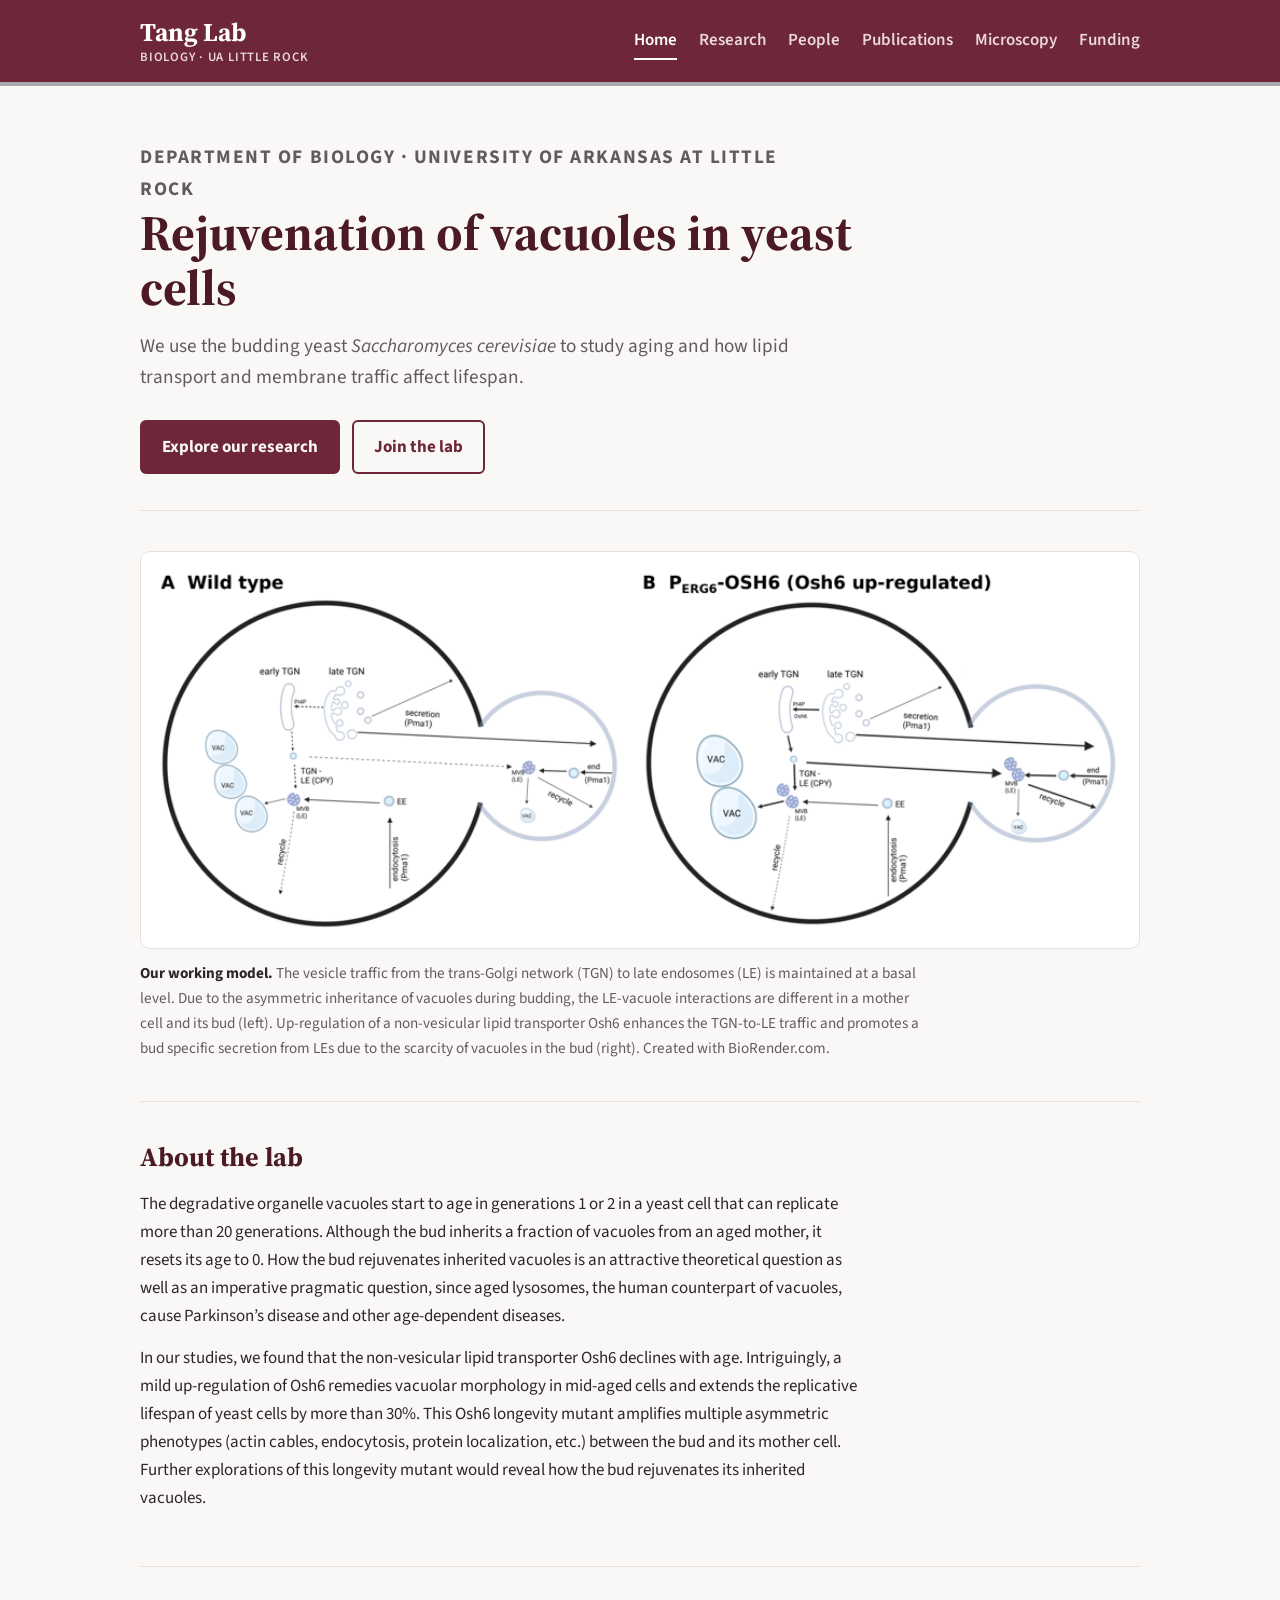
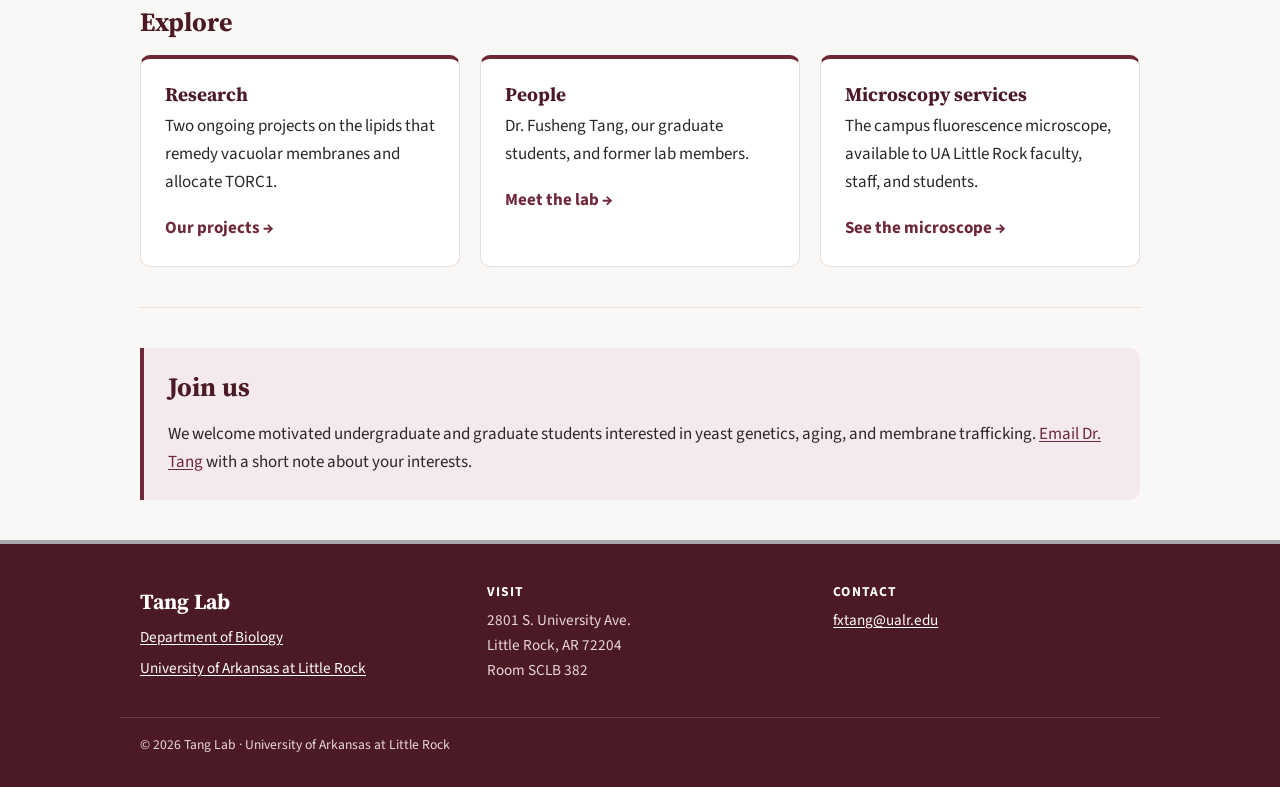
<file: index.html>
<!doctype html>
<html lang="en">
<head>
  <meta charset="utf-8">
  <meta name="viewport" content="width=device-width, initial-scale=1">
  <title>Tang Lab · UA Little Rock</title>
  <meta name="description" content="The Tang Lab uses budding yeast to study aging and how lipid transport and membrane traffic affect lifespan.">
  <link rel="icon" href="favicon.svg" type="image/svg+xml">
  <link rel="preconnect" href="https://fonts.googleapis.com">
  <link rel="preconnect" href="https://fonts.gstatic.com" crossorigin>
  <link rel="stylesheet" href="https://fonts.googleapis.com/css2?family=Source+Sans+3:wght@400;600;700&family=Source+Serif+4:opsz,wght@8..60,600;8..60,700&display=swap">
  <link rel="stylesheet" href="style.css">
</head>
<body>
  <a class="skip-link" href="#main">Skip to content</a>
  <header class="site-header">
    <div class="container">
      <a class="site-name" href="index.html">Tang Lab<span>Biology · UA Little Rock</span></a>
      <nav aria-label="Main">
        <a href="index.html" aria-current="page">Home</a>
        <a href="research.html">Research</a>
        <a href="people.html">People</a>
        <a href="publications.html">Publications</a>
        <a href="microscopy.html">Microscopy</a>
        <a href="funding.html">Funding</a>
      </nav>
    </div>
  </header>

  <main id="main" class="container">

    <div class="page-intro">
      <p class="eyebrow">Department of Biology · University of Arkansas at Little Rock</p>
      <h1>Rejuvenation of vacuoles in yeast cells</h1>
      <p>We use the budding yeast <em>Saccharomyces cerevisiae</em> to study aging and how lipid transport and membrane traffic affect lifespan.</p>
      <div class="button-row">
        <a class="button" href="research.html">Explore our research</a>
        <a class="button secondary" href="#join">Join the lab</a>
      </div>
    </div>

    <section>
      <figure class="figure">
        <img src="images/working-model.png" width="900" height="341" alt="Diagram comparing membrane traffic in a wild-type yeast cell (A) and an Osh6 up-regulated cell (B). In B, thicker arrows show more traffic from the trans-Golgi network to late endosomes, larger vacuoles in the mother cell, and more recycling to the plasma membrane in the bud.">
        <figcaption><strong>Our working model.</strong> The vesicle traffic from the trans-Golgi network (TGN) to late endosomes (LE) is maintained at a basal level. Due to the asymmetric inheritance of vacuoles during budding, the LE-vacuole interactions are different in a mother cell and its bud (left). Up-regulation of a non-vesicular lipid transporter Osh6 enhances the TGN-to-LE traffic and promotes a bud specific secretion from LEs due to the scarcity of vacuoles in the bud (right). Created with BioRender.com.</figcaption>
      </figure>
    </section>

    <section>
      <h2>About the lab</h2>
      <div class="section-lead">
        <p>The degradative organelle vacuoles start to age in generations 1 or 2 in a yeast cell that can replicate more than 20 generations. Although the bud inherits a fraction of vacuoles from an aged mother, it resets its age to 0. How the bud rejuvenates inherited vacuoles is an attractive theoretical question as well as an imperative pragmatic question, since aged lysosomes, the human counterpart of vacuoles, cause Parkinson’s disease and other age-dependent diseases.</p>
        <p>In our studies, we found that the non-vesicular lipid transporter Osh6 declines with age. Intriguingly, a mild up-regulation of Osh6 remedies vacuolar morphology in mid-aged cells and extends the replicative lifespan of yeast cells by more than 30%. This Osh6 longevity mutant amplifies multiple asymmetric phenotypes (actin cables, endocytosis, protein localization, etc.) between the bud and its mother cell. Further explorations of this longevity mutant would reveal how the bud rejuvenates its inherited vacuoles.</p>
      </div>
    </section>

    <section>
      <h2>Explore</h2>
      <div class="grid">
        <a class="card" href="research.html">
          <h3>Research</h3>
          <p>Two ongoing projects on the lipids that remedy vacuolar membranes and allocate TORC1.</p>
          <span class="card-more">Our projects →</span>
        </a>
        <a class="card" href="people.html">
          <h3>People</h3>
          <p>Dr. Fusheng Tang, our graduate students, and former lab members.</p>
          <span class="card-more">Meet the lab →</span>
        </a>
        <a class="card" href="microscopy.html">
          <h3>Microscopy services</h3>
          <p>The campus fluorescence microscope, available to UA Little Rock faculty, staff, and students.</p>
          <span class="card-more">See the microscope →</span>
        </a>
      </div>
    </section>

    <section id="join">
      <div class="callout">
        <h2>Join us</h2>
        <p>We welcome motivated undergraduate and graduate students interested in yeast genetics, aging, and membrane trafficking. <a href="mailto:fxtang@ualr.edu">Email Dr. Tang</a> with a short note about your interests.</p>
      </div>
    </section>
  </main>

  <footer class="site-footer" id="contact">
    <div class="container footer-grid">
      <div>
        <p class="footer-name">Tang Lab</p>
        <p><a href="https://ualr.edu/biology/">Department of Biology</a></p>
        <p><a href="https://ualr.edu/">University of Arkansas at Little Rock</a></p>
      </div>
      <div>
        <h2 class="footer-heading">Visit</h2>
        <p>2801 S. University Ave.<br>Little Rock, AR 72204<br>Room SCLB 382</p>
      </div>
      <div>
        <h2 class="footer-heading">Contact</h2>
        <p><a href="mailto:fxtang@ualr.edu">fxtang@ualr.edu</a></p>
      </div>
    </div>
    <div class="container footer-bottom">
      <p>&copy; 2026 Tang Lab · University of Arkansas at Little Rock</p>
    </div>
  </footer>
</body>
</html>
</file>
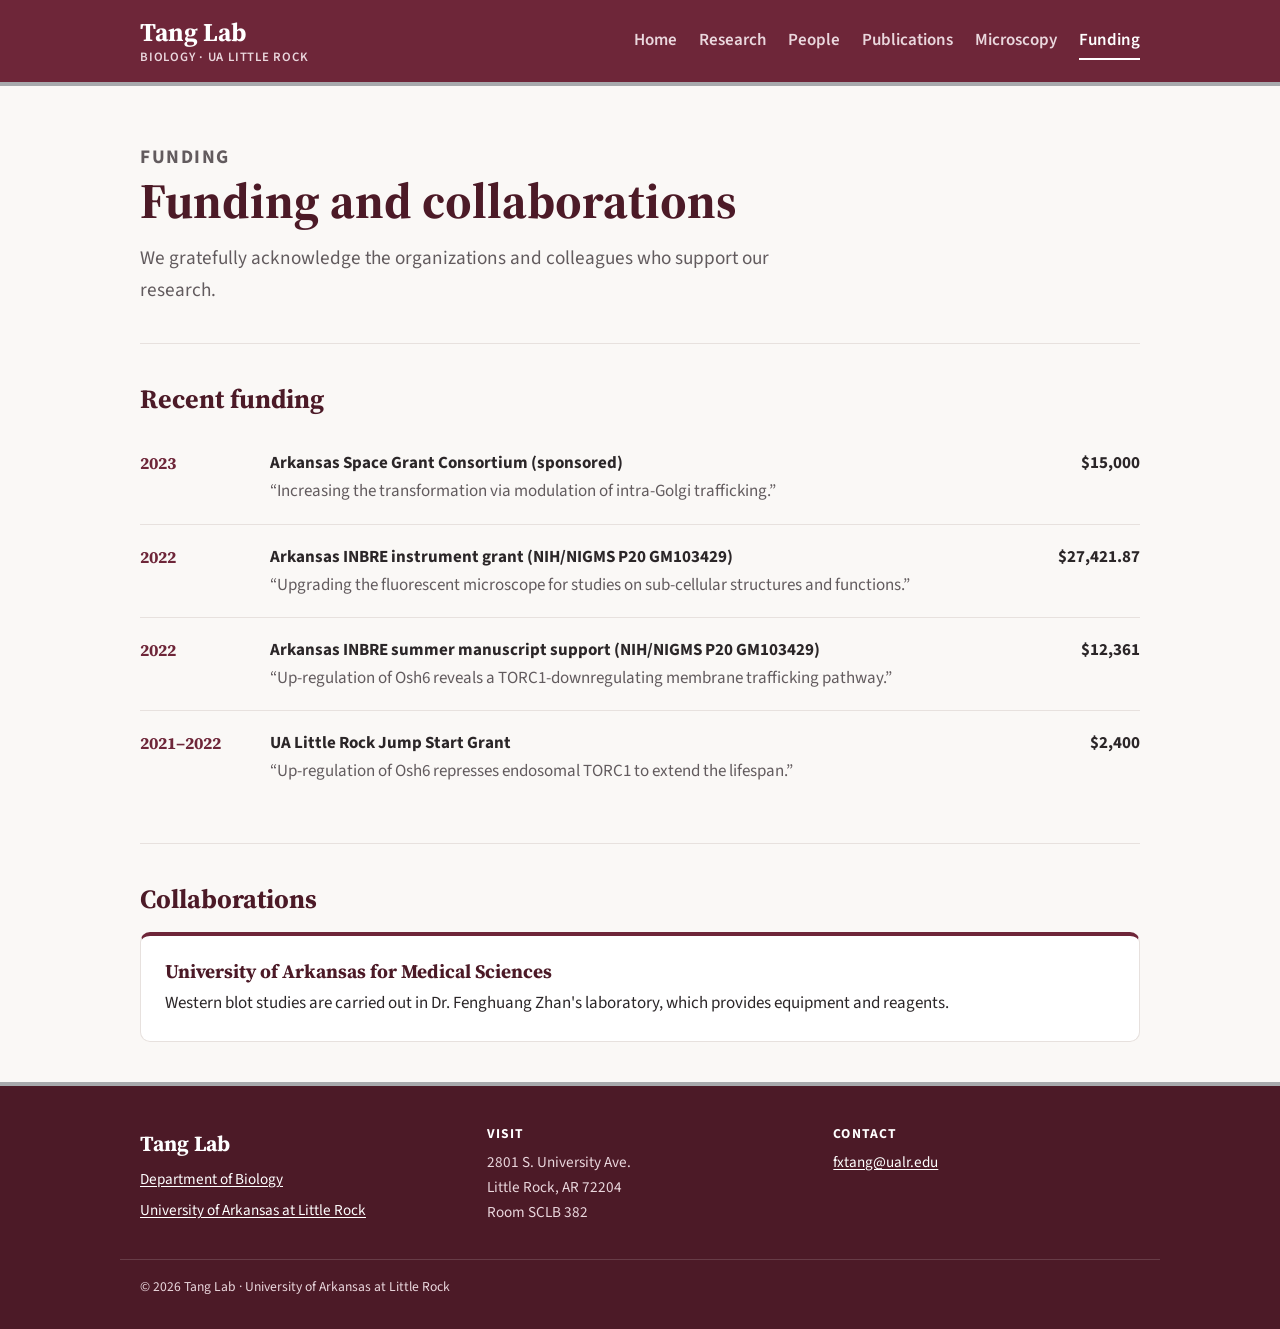
<file: funding.html>
<!doctype html>
<html lang="en">
<head>
  <meta charset="utf-8">
  <meta name="viewport" content="width=device-width, initial-scale=1">
  <title>Funding · Tang Lab</title>
  <meta name="description" content="Funding and collaborations that support the Tang Lab.">
  <link rel="icon" href="favicon.svg" type="image/svg+xml">
  <link rel="preconnect" href="https://fonts.googleapis.com">
  <link rel="preconnect" href="https://fonts.gstatic.com" crossorigin>
  <link rel="stylesheet" href="https://fonts.googleapis.com/css2?family=Source+Sans+3:wght@400;600;700&family=Source+Serif+4:opsz,wght@8..60,600;8..60,700&display=swap">
  <link rel="stylesheet" href="style.css">
</head>
<body>
  <a class="skip-link" href="#main">Skip to content</a>
  <header class="site-header">
    <div class="container">
      <a class="site-name" href="index.html">Tang Lab<span>Biology · UA Little Rock</span></a>
      <nav aria-label="Main">
        <a href="index.html">Home</a>
        <a href="research.html">Research</a>
        <a href="people.html">People</a>
        <a href="publications.html">Publications</a>
        <a href="microscopy.html">Microscopy</a>
        <a href="funding.html" aria-current="page">Funding</a>
      </nav>
    </div>
  </header>

  <main id="main" class="container">

    <div class="page-intro">
      <p class="eyebrow">Funding</p>
      <h1>Funding and collaborations</h1>
      <p>We gratefully acknowledge the organizations and colleagues who support our research.</p>
    </div>

    <section>
      <h2>Recent funding</h2>
      <ul class="grants">
        <li>
          <span class="grant-year">2023</span>
          <span><span class="grant-funder">Arkansas Space Grant Consortium (sponsored)</span><span class="grant-title">“Increasing the transformation via modulation of intra-Golgi trafficking.”</span></span>
          <span class="grant-amount">$15,000</span>
        </li>
        <li>
          <span class="grant-year">2022</span>
          <span><span class="grant-funder">Arkansas INBRE instrument grant (NIH/NIGMS P20 GM103429)</span><span class="grant-title">“Upgrading the fluorescent microscope for studies on sub-cellular structures and functions.”</span></span>
          <span class="grant-amount">$27,421.87</span>
        </li>
        <li>
          <span class="grant-year">2022</span>
          <span><span class="grant-funder">Arkansas INBRE summer manuscript support (NIH/NIGMS P20 GM103429)</span><span class="grant-title">“Up-regulation of Osh6 reveals a TORC1-downregulating membrane trafficking pathway.”</span></span>
          <span class="grant-amount">$12,361</span>
        </li>
        <li>
          <span class="grant-year">2021–2022</span>
          <span><span class="grant-funder">UA Little Rock Jump Start Grant</span><span class="grant-title">“Up-regulation of Osh6 represses endosomal TORC1 to extend the lifespan.”</span></span>
          <span class="grant-amount">$2,400</span>
        </li>
      </ul>
    </section>

    <section>
      <h2>Collaborations</h2>
      <article class="card">
        <h3>University of Arkansas for Medical Sciences</h3>
        <p>Western blot studies are carried out in Dr. Fenghuang Zhan's laboratory, which provides equipment and reagents.</p>
      </article>
    </section>
  </main>

  <footer class="site-footer" id="contact">
    <div class="container footer-grid">
      <div>
        <p class="footer-name">Tang Lab</p>
        <p><a href="https://ualr.edu/biology/">Department of Biology</a></p>
        <p><a href="https://ualr.edu/">University of Arkansas at Little Rock</a></p>
      </div>
      <div>
        <h2 class="footer-heading">Visit</h2>
        <p>2801 S. University Ave.<br>Little Rock, AR 72204<br>Room SCLB 382</p>
      </div>
      <div>
        <h2 class="footer-heading">Contact</h2>
        <p><a href="mailto:fxtang@ualr.edu">fxtang@ualr.edu</a></p>
      </div>
    </div>
    <div class="container footer-bottom">
      <p>&copy; 2026 Tang Lab · University of Arkansas at Little Rock</p>
    </div>
  </footer>
</body>
</html>
</file>
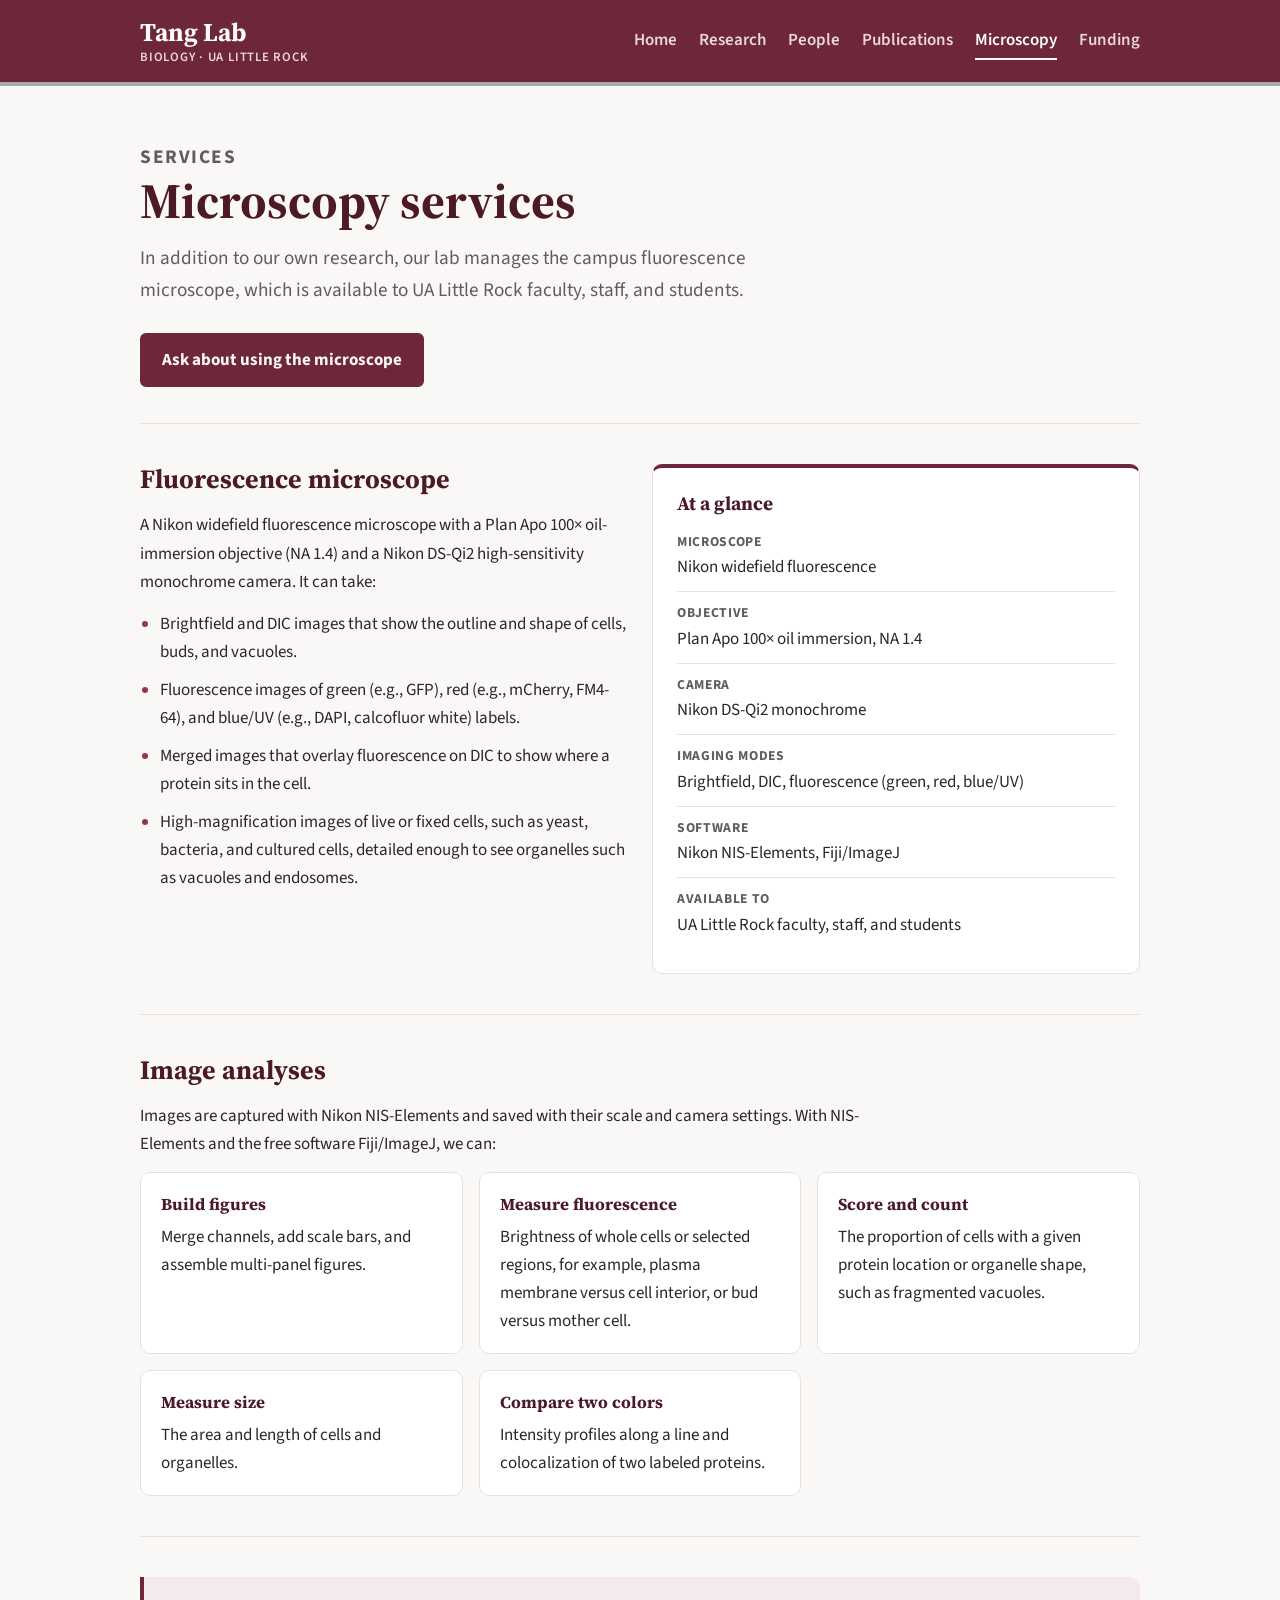
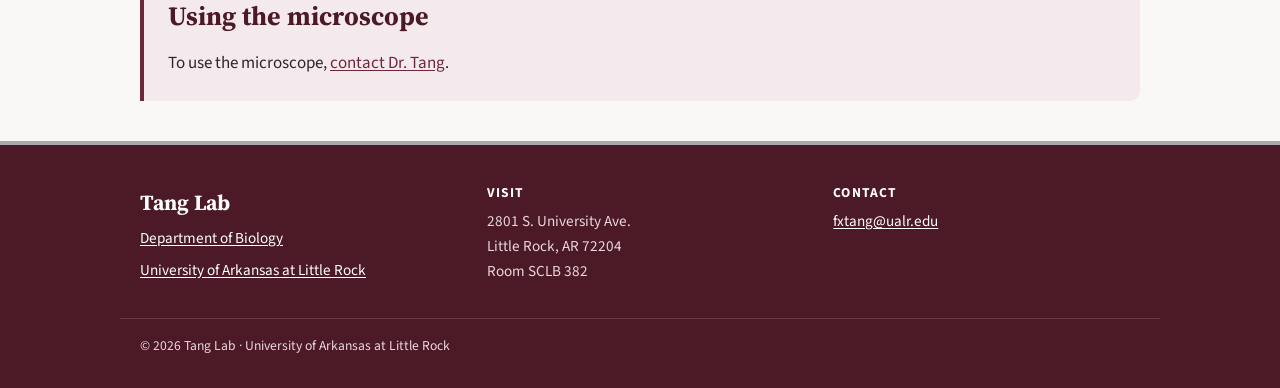
<file: microscopy.html>
<!doctype html>
<html lang="en">
<head>
  <meta charset="utf-8">
  <meta name="viewport" content="width=device-width, initial-scale=1">
  <title>Microscopy Services · Tang Lab</title>
  <meta name="description" content="The campus fluorescence microscope managed by the Tang Lab, available to UA Little Rock faculty, staff, and students.">
  <link rel="icon" href="favicon.svg" type="image/svg+xml">
  <link rel="preconnect" href="https://fonts.googleapis.com">
  <link rel="preconnect" href="https://fonts.gstatic.com" crossorigin>
  <link rel="stylesheet" href="https://fonts.googleapis.com/css2?family=Source+Sans+3:wght@400;600;700&family=Source+Serif+4:opsz,wght@8..60,600;8..60,700&display=swap">
  <link rel="stylesheet" href="style.css">
</head>
<body>
  <a class="skip-link" href="#main">Skip to content</a>
  <header class="site-header">
    <div class="container">
      <a class="site-name" href="index.html">Tang Lab<span>Biology · UA Little Rock</span></a>
      <nav aria-label="Main">
        <a href="index.html">Home</a>
        <a href="research.html">Research</a>
        <a href="people.html">People</a>
        <a href="publications.html">Publications</a>
        <a href="microscopy.html" aria-current="page">Microscopy</a>
        <a href="funding.html">Funding</a>
      </nav>
    </div>
  </header>

  <main id="main" class="container">

    <div class="page-intro">
      <p class="eyebrow">Services</p>
      <h1>Microscopy services</h1>
      <p>In addition to our own research, our lab manages the campus fluorescence microscope, which is available to UA Little Rock faculty, staff, and students.</p>
      <div class="button-row">
        <a class="button" href="mailto:fxtang@ualr.edu">Ask about using the microscope</a>
      </div>
    </div>

    <section>
      <div class="grid-2">
        <div>
          <h2>Fluorescence microscope</h2>
          <p>A Nikon widefield fluorescence microscope with a Plan Apo 100× oil-immersion objective (NA 1.4) and a Nikon DS-Qi2 high-sensitivity monochrome camera. It can take:</p>
          <ul class="bullets">
            <li>Brightfield and DIC images that show the outline and shape of cells, buds, and vacuoles.</li>
            <li>Fluorescence images of green (e.g., GFP), red (e.g., mCherry, FM4-64), and blue/UV (e.g., DAPI, calcofluor white) labels.</li>
            <li>Merged images that overlay fluorescence on DIC to show where a protein sits in the cell.</li>
            <li>High-magnification images of live or fixed cells, such as yeast, bacteria, and cultured cells, detailed enough to see organelles such as vacuoles and endosomes.</li>
          </ul>
        </div>
        <aside class="card">
          <h3>At a glance</h3>
          <dl class="spec-list">
            <div><dt>Microscope</dt><dd>Nikon widefield fluorescence</dd></div>
            <div><dt>Objective</dt><dd>Plan Apo 100× oil immersion, NA 1.4</dd></div>
            <div><dt>Camera</dt><dd>Nikon DS-Qi2 monochrome</dd></div>
            <div><dt>Imaging modes</dt><dd>Brightfield, DIC, fluorescence (green, red, blue/UV)</dd></div>
            <div><dt>Software</dt><dd>Nikon NIS-Elements, Fiji/ImageJ</dd></div>
            <div><dt>Available to</dt><dd>UA Little Rock faculty, staff, and students</dd></div>
          </dl>
        </aside>
      </div>
    </section>

    <section>
      <h2>Image analyses</h2>
      <p class="section-lead">Images are captured with Nikon NIS-Elements and saved with their scale and camera settings. With NIS-Elements and the free software Fiji/ImageJ, we can:</p>
      <ul class="technique-grid">
        <li><strong>Build figures</strong>Merge channels, add scale bars, and assemble multi-panel figures.</li>
        <li><strong>Measure fluorescence</strong>Brightness of whole cells or selected regions, for example, plasma membrane versus cell interior, or bud versus mother cell.</li>
        <li><strong>Score and count</strong>The proportion of cells with a given protein location or organelle shape, such as fragmented vacuoles.</li>
        <li><strong>Measure size</strong>The area and length of cells and organelles.</li>
        <li><strong>Compare two colors</strong>Intensity profiles along a line and colocalization of two labeled proteins.</li>
      </ul>
    </section>

    <section>
      <div class="callout">
        <h2>Using the microscope</h2>
        <p>To use the microscope, <a href="mailto:fxtang@ualr.edu">contact Dr. Tang</a>.</p>
      </div>
    </section>
  </main>

  <footer class="site-footer" id="contact">
    <div class="container footer-grid">
      <div>
        <p class="footer-name">Tang Lab</p>
        <p><a href="https://ualr.edu/biology/">Department of Biology</a></p>
        <p><a href="https://ualr.edu/">University of Arkansas at Little Rock</a></p>
      </div>
      <div>
        <h2 class="footer-heading">Visit</h2>
        <p>2801 S. University Ave.<br>Little Rock, AR 72204<br>Room SCLB 382</p>
      </div>
      <div>
        <h2 class="footer-heading">Contact</h2>
        <p><a href="mailto:fxtang@ualr.edu">fxtang@ualr.edu</a></p>
      </div>
    </div>
    <div class="container footer-bottom">
      <p>&copy; 2026 Tang Lab · University of Arkansas at Little Rock</p>
    </div>
  </footer>
</body>
</html>
</file>
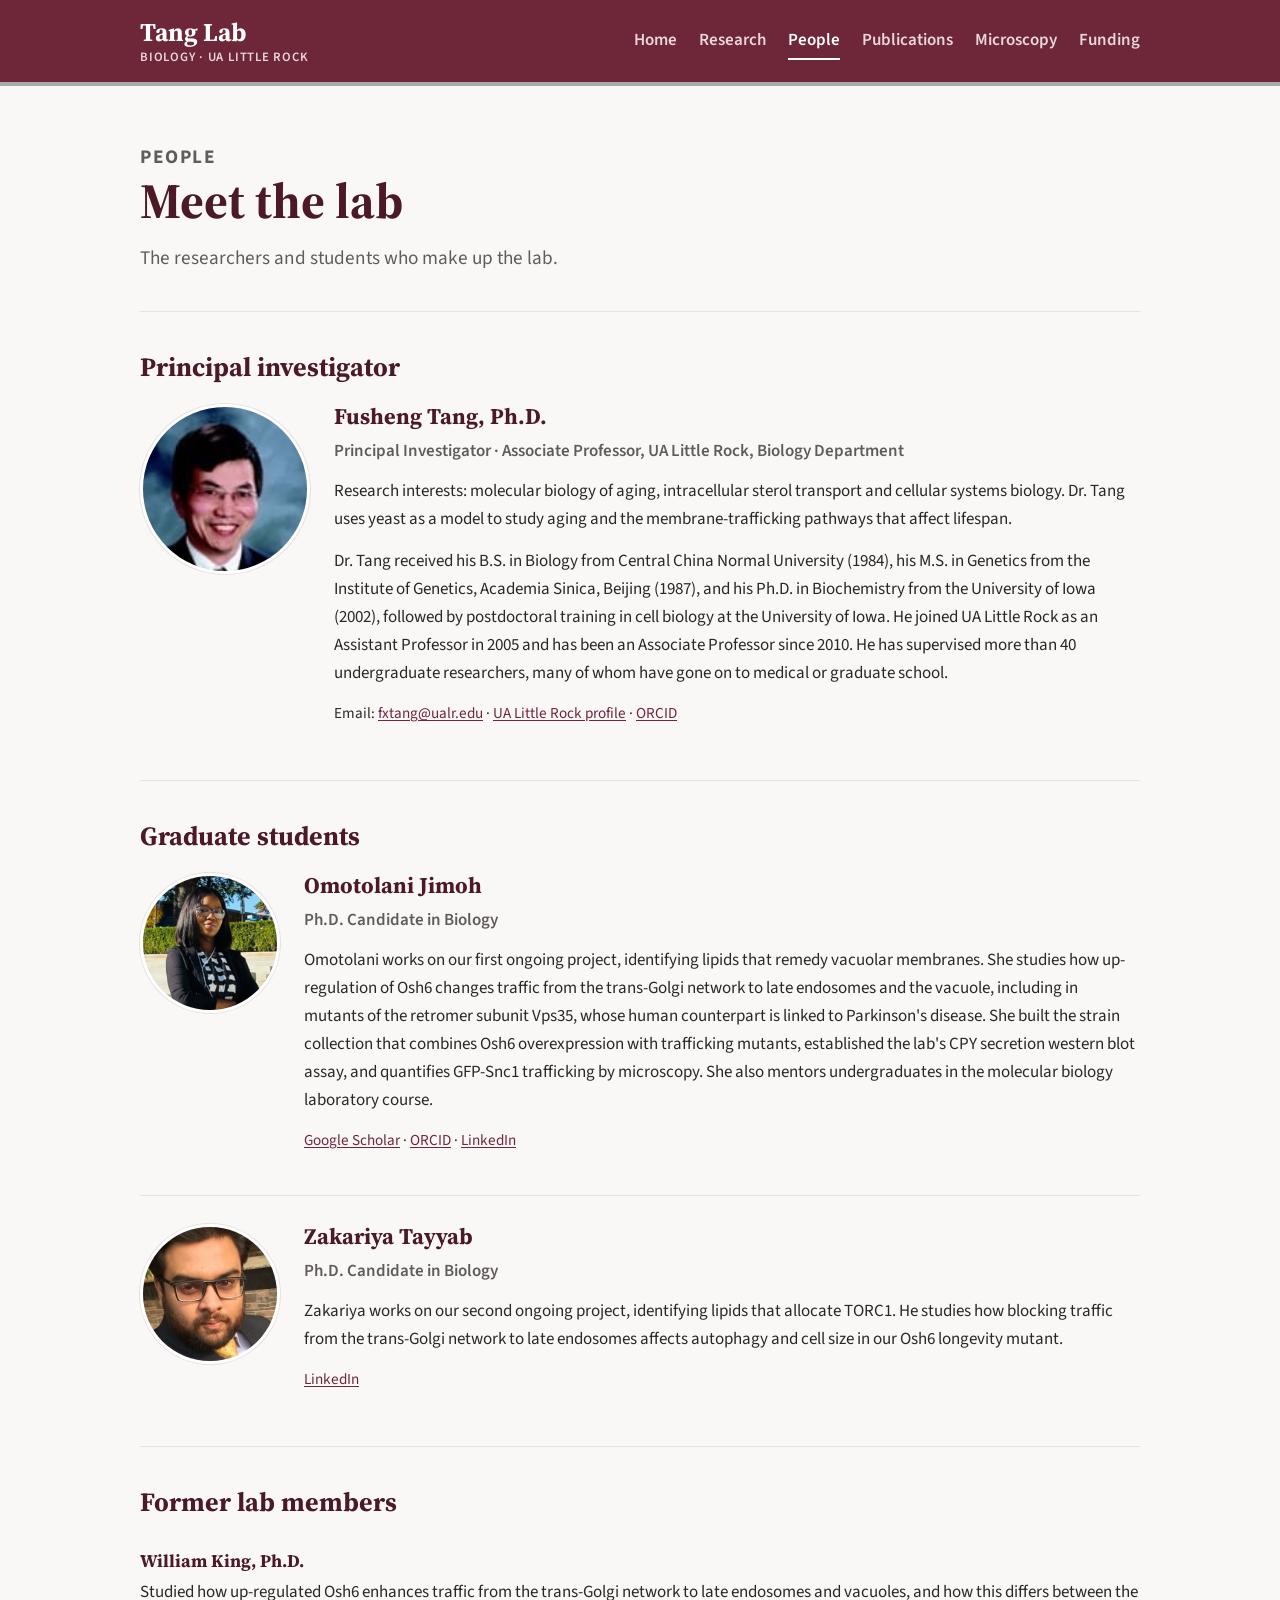
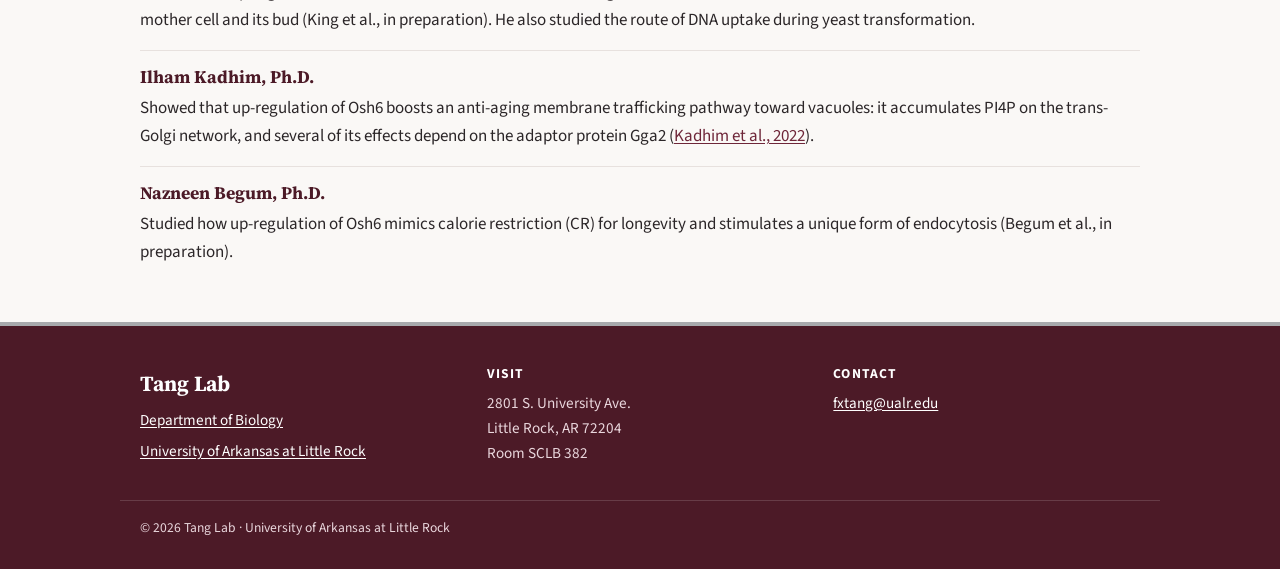
<file: people.html>
<!doctype html>
<html lang="en">
<head>
  <meta charset="utf-8">
  <meta name="viewport" content="width=device-width, initial-scale=1">
  <title>People · Tang Lab</title>
  <meta name="description" content="The researchers and students of the Tang Lab at UA Little Rock.">
  <link rel="icon" href="favicon.svg" type="image/svg+xml">
  <link rel="preconnect" href="https://fonts.googleapis.com">
  <link rel="preconnect" href="https://fonts.gstatic.com" crossorigin>
  <link rel="stylesheet" href="https://fonts.googleapis.com/css2?family=Source+Sans+3:wght@400;600;700&family=Source+Serif+4:opsz,wght@8..60,600;8..60,700&display=swap">
  <link rel="stylesheet" href="style.css">
</head>
<body>
  <a class="skip-link" href="#main">Skip to content</a>
  <header class="site-header">
    <div class="container">
      <a class="site-name" href="index.html">Tang Lab<span>Biology · UA Little Rock</span></a>
      <nav aria-label="Main">
        <a href="index.html">Home</a>
        <a href="research.html">Research</a>
        <a href="people.html" aria-current="page">People</a>
        <a href="publications.html">Publications</a>
        <a href="microscopy.html">Microscopy</a>
        <a href="funding.html">Funding</a>
      </nav>
    </div>
  </header>

  <main id="main" class="container">

    <div class="page-intro">
      <p class="eyebrow">People</p>
      <h1>Meet the lab</h1>
      <p>The researchers and students who make up the lab.</p>
    </div>

    <!--
      To add a new person's photo, put the image in the "images" folder and use:
      <img class="photo" src="images/photo-name.jpg" alt="Person's name">
      If they have no photo yet, use their initials instead:
      <div class="photo" aria-hidden="true">AB</div>
    -->

    <section>
      <h2>Principal investigator</h2>
      <article class="person-row pi">
        <img class="photo" src="images/fusheng-tang.jpg" alt="Fusheng Tang">
        <div class="person-details">
          <h3>Fusheng Tang, Ph.D.</h3>
          <p class="role">Principal Investigator · Associate Professor, UA Little Rock, Biology Department</p>
          <p>Research interests: molecular biology of aging, intracellular sterol transport and cellular systems biology. Dr. Tang uses yeast as a model to study aging and the membrane-trafficking pathways that affect lifespan.</p>
          <p>Dr. Tang received his B.S. in Biology from Central China Normal University (1984), his M.S. in Genetics from the Institute of Genetics, Academia Sinica, Beijing (1987), and his Ph.D. in Biochemistry from the University of Iowa (2002), followed by postdoctoral training in cell biology at the University of Iowa. He joined UA Little Rock as an Assistant Professor in 2005 and has been an Associate Professor since 2010. He has supervised more than 40 undergraduate researchers, many of whom have gone on to medical or graduate school.</p>
          <p class="links">Email: <a href="mailto:fxtang@ualr.edu">fxtang@ualr.edu</a> · <a href="https://ualr.edu/appliedscience/dr-fusheng-tang/">UA Little Rock profile</a> · <a href="https://orcid.org/0000-0002-3923-0458">ORCID</a></p>
        </div>
      </article>
    </section>

    <section>
      <h2>Graduate students</h2>
      <article class="person-row">
        <img class="photo" src="images/omotolani-jimoh.png" alt="Omotolani Jimoh">
        <div class="person-details">
          <h3>Omotolani Jimoh</h3>
          <p class="role">Ph.D. Candidate in Biology</p>
          <p>Omotolani works on our first ongoing project, identifying lipids that remedy vacuolar membranes. She studies how up-regulation of Osh6 changes traffic from the trans-Golgi network to late endosomes and the vacuole, including in mutants of the retromer subunit Vps35, whose human counterpart is linked to Parkinson's disease. She built the strain collection that combines Osh6 overexpression with trafficking mutants, established the lab's CPY secretion western blot assay, and quantifies GFP-Snc1 trafficking by microscopy. She also mentors undergraduates in the molecular biology laboratory course.</p>
          <p class="links"><a href="https://scholar.google.co.uk/citations?user=Ctw48jsAAAAJ&amp;hl=en">Google Scholar</a> · <a href="https://orcid.org/0009-0009-3537-0769">ORCID</a> · <a href="https://www.linkedin.com/in/omotolanijimoh">LinkedIn</a></p>
        </div>
      </article>
      <article class="person-row">
        <img class="photo" src="images/zakariya-tayyab.jpg" alt="Zakariya Tayyab">
        <div class="person-details">
          <h3>Zakariya Tayyab</h3>
          <p class="role">Ph.D. Candidate in Biology</p>
          <p>Zakariya works on our second ongoing project, identifying lipids that allocate TORC1. He studies how blocking traffic from the trans-Golgi network to late endosomes affects autophagy and cell size in our Osh6 longevity mutant.</p>
          <p class="links"><a href="https://www.linkedin.com/in/zakariya-tayyab-%E2%9C%85-230910b5">LinkedIn</a></p>
        </div>
      </article>
    </section>

    <section>
      <h2>Former lab members</h2>
      <ul class="alumni">
        <li>
          <h3>William King, Ph.D.</h3>
          <p>Studied how up-regulated Osh6 enhances traffic from the trans-Golgi network to late endosomes and vacuoles, and how this differs between the mother cell and its bud (King et al., in preparation). He also studied the route of DNA uptake during yeast transformation.</p>
        </li>
        <li>
          <h3>Ilham Kadhim, Ph.D.</h3>
          <p>Showed that up-regulation of Osh6 boosts an anti-aging membrane trafficking pathway toward vacuoles: it accumulates PI4P on the trans-Golgi network, and several of its effects depend on the adaptor protein Gga2 (<a href="publications.html#kadhim-2022">Kadhim et al., 2022</a>).</p>
        </li>
        <li>
          <h3>Nazneen Begum, Ph.D.</h3>
          <p>Studied how up-regulation of Osh6 mimics calorie restriction (CR) for longevity and stimulates a unique form of endocytosis (Begum et al., in preparation).</p>
        </li>
      </ul>
    </section>
  </main>

  <footer class="site-footer" id="contact">
    <div class="container footer-grid">
      <div>
        <p class="footer-name">Tang Lab</p>
        <p><a href="https://ualr.edu/biology/">Department of Biology</a></p>
        <p><a href="https://ualr.edu/">University of Arkansas at Little Rock</a></p>
      </div>
      <div>
        <h2 class="footer-heading">Visit</h2>
        <p>2801 S. University Ave.<br>Little Rock, AR 72204<br>Room SCLB 382</p>
      </div>
      <div>
        <h2 class="footer-heading">Contact</h2>
        <p><a href="mailto:fxtang@ualr.edu">fxtang@ualr.edu</a></p>
      </div>
    </div>
    <div class="container footer-bottom">
      <p>&copy; 2026 Tang Lab · University of Arkansas at Little Rock</p>
    </div>
  </footer>
</body>
</html>
</file>
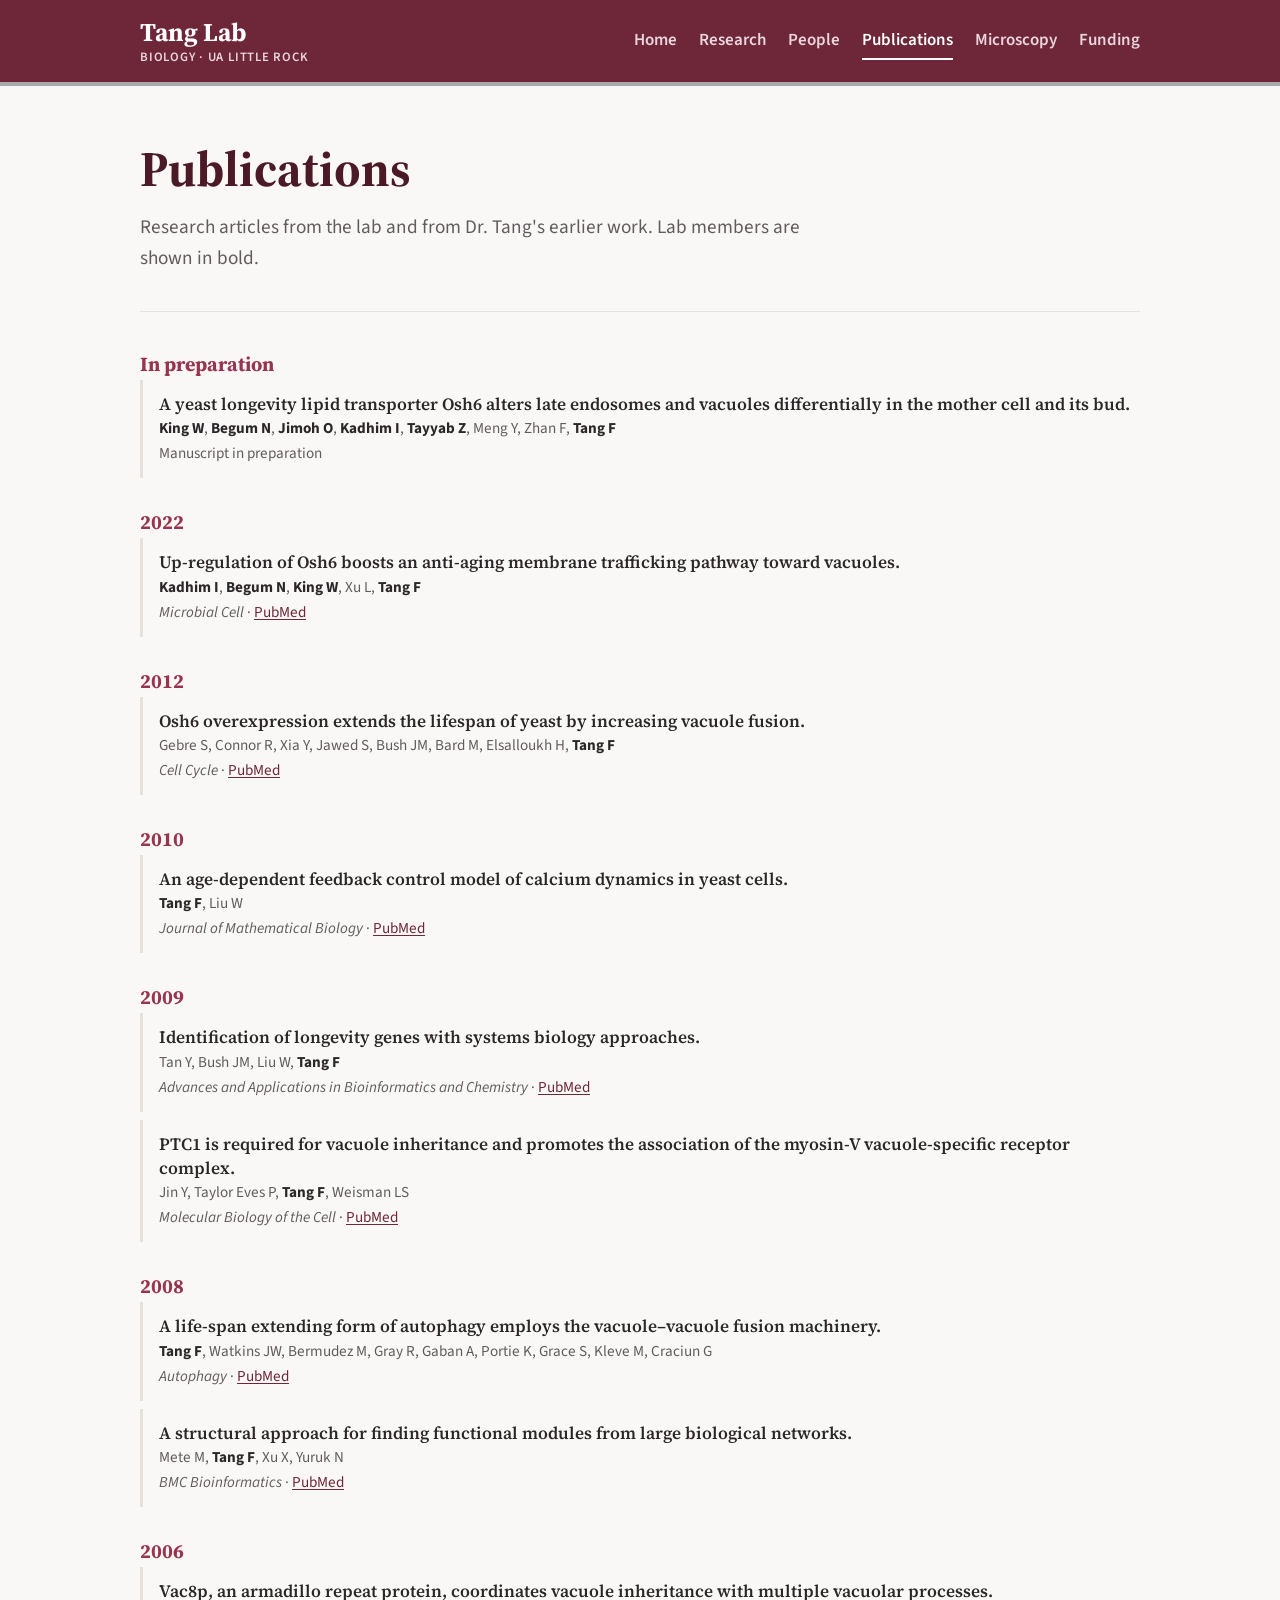
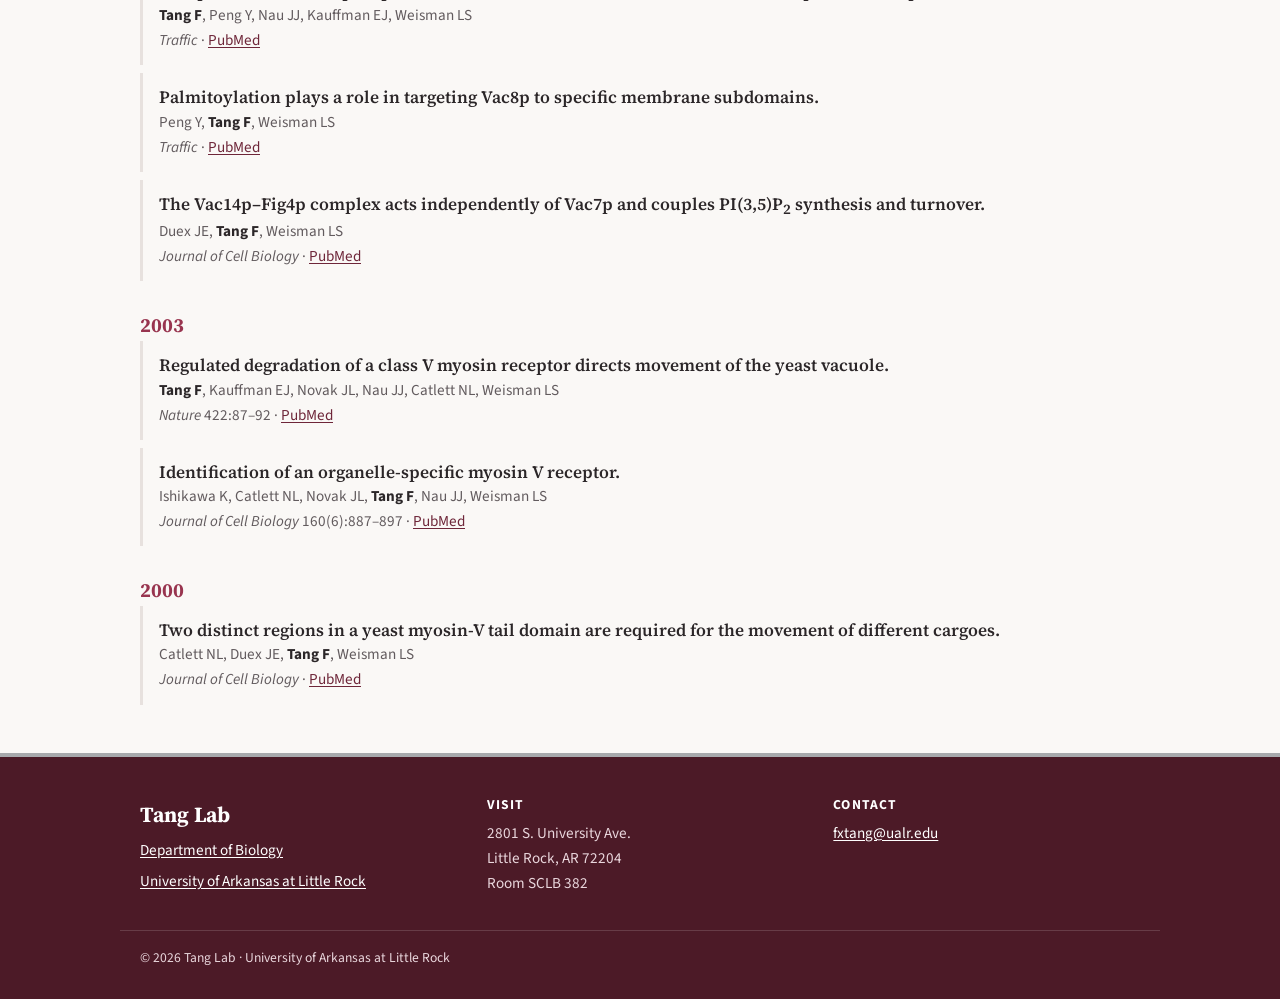
<file: publications.html>
<!doctype html>
<html lang="en">
<head>
  <meta charset="utf-8">
  <meta name="viewport" content="width=device-width, initial-scale=1">
  <title>Publications · Tang Lab</title>
  <meta name="description" content="Publications from the Tang Lab and Dr. Fusheng Tang.">
  <link rel="icon" href="favicon.svg" type="image/svg+xml">
  <link rel="preconnect" href="https://fonts.googleapis.com">
  <link rel="preconnect" href="https://fonts.gstatic.com" crossorigin>
  <link rel="stylesheet" href="https://fonts.googleapis.com/css2?family=Source+Sans+3:wght@400;600;700&family=Source+Serif+4:opsz,wght@8..60,600;8..60,700&display=swap">
  <link rel="stylesheet" href="style.css">
</head>
<body>
  <a class="skip-link" href="#main">Skip to content</a>
  <header class="site-header">
    <div class="container">
      <a class="site-name" href="index.html">Tang Lab<span>Biology · UA Little Rock</span></a>
      <nav aria-label="Main">
        <a href="index.html">Home</a>
        <a href="research.html">Research</a>
        <a href="people.html">People</a>
        <a href="publications.html" aria-current="page">Publications</a>
        <a href="microscopy.html">Microscopy</a>
        <a href="funding.html">Funding</a>
      </nav>
    </div>
  </header>

  <main id="main" class="container">

    <div class="page-intro">
      <h1>Publications</h1>
      <p>Research articles from the lab and from Dr. Tang's earlier work. Lab members are shown in bold.</p>
    </div>

    <section>
      <h2 class="pub-year">In preparation</h2>
      <ol class="pubs">
        <li>
          <span class="pub-title">A yeast longevity lipid transporter Osh6 alters late endosomes and vacuoles differentially in the mother cell and its bud.</span>
          <span class="pub-meta"><b>King W</b>, <b>Begum N</b>, <b>Jimoh O</b>, <b>Kadhim I</b>, <b>Tayyab Z</b>, Meng Y, Zhan F, <b>Tang F</b></span>
          <span class="pub-meta">Manuscript in preparation</span>
        </li>
      </ol>
      <h2 class="pub-year">2022</h2>
      <ol class="pubs">
        <li id="kadhim-2022">
          <span class="pub-title">Up-regulation of Osh6 boosts an anti-aging membrane trafficking pathway toward vacuoles.</span>
          <span class="pub-meta"><b>Kadhim I</b>, <b>Begum N</b>, <b>King W</b>, Xu L, <b>Tang F</b></span>
          <span class="pub-meta"><em>Microbial Cell</em> · <a href="https://pubmed.ncbi.nlm.nih.gov/35974810/">PubMed</a></span>
        </li>
      </ol>
      <h2 class="pub-year">2012</h2>
      <ol class="pubs">
        <li id="gebre-2012">
          <span class="pub-title">Osh6 overexpression extends the lifespan of yeast by increasing vacuole fusion.</span>
          <span class="pub-meta">Gebre S, Connor R, Xia Y, Jawed S, Bush JM, Bard M, Elsalloukh H, <b>Tang F</b></span>
          <span class="pub-meta"><em>Cell Cycle</em> · <a href="https://pubmed.ncbi.nlm.nih.gov/22622083/">PubMed</a></span>
        </li>
      </ol>
      <h2 class="pub-year">2010</h2>
      <ol class="pubs">
        <li>
          <span class="pub-title">An age-dependent feedback control model of calcium dynamics in yeast cells.</span>
          <span class="pub-meta"><b>Tang F</b>, Liu W</span>
          <span class="pub-meta"><em>Journal of Mathematical Biology</em> · <a href="https://pubmed.ncbi.nlm.nih.gov/19672599/">PubMed</a></span>
        </li>
      </ol>
      <h2 class="pub-year">2009</h2>
      <ol class="pubs">
        <li>
          <span class="pub-title">Identification of longevity genes with systems biology approaches.</span>
          <span class="pub-meta">Tan Y, Bush JM, Liu W, <b>Tang F</b></span>
          <span class="pub-meta"><em>Advances and Applications in Bioinformatics and Chemistry</em> · <a href="https://pubmed.ncbi.nlm.nih.gov/21918615/">PubMed</a></span>
        </li>
        <li>
          <span class="pub-title">PTC1 is required for vacuole inheritance and promotes the association of the myosin-V vacuole-specific receptor complex.</span>
          <span class="pub-meta">Jin Y, Taylor Eves P, <b>Tang F</b>, Weisman LS</span>
          <span class="pub-meta"><em>Molecular Biology of the Cell</em> · <a href="https://pubmed.ncbi.nlm.nih.gov/19116310/">PubMed</a></span>
        </li>
      </ol>
      <h2 class="pub-year">2008</h2>
      <ol class="pubs">
        <li>
          <span class="pub-title">A life-span extending form of autophagy employs the vacuole–vacuole fusion machinery.</span>
          <span class="pub-meta"><b>Tang F</b>, Watkins JW, Bermudez M, Gray R, Gaban A, Portie K, Grace S, Kleve M, Craciun G</span>
          <span class="pub-meta"><em>Autophagy</em> · <a href="https://pubmed.ncbi.nlm.nih.gov/18690010/">PubMed</a></span>
        </li>
        <li>
          <span class="pub-title">A structural approach for finding functional modules from large biological networks.</span>
          <span class="pub-meta">Mete M, <b>Tang F</b>, Xu X, Yuruk N</span>
          <span class="pub-meta"><em>BMC Bioinformatics</em> · <a href="https://pubmed.ncbi.nlm.nih.gov/18793464/">PubMed</a></span>
        </li>
      </ol>
      <h2 class="pub-year">2006</h2>
      <ol class="pubs">
        <li>
          <span class="pub-title">Vac8p, an armadillo repeat protein, coordinates vacuole inheritance with multiple vacuolar processes.</span>
          <span class="pub-meta"><b>Tang F</b>, Peng Y, Nau JJ, Kauffman EJ, Weisman LS</span>
          <span class="pub-meta"><em>Traffic</em> · <a href="https://pubmed.ncbi.nlm.nih.gov/16824055/">PubMed</a></span>
        </li>
        <li>
          <span class="pub-title">Palmitoylation plays a role in targeting Vac8p to specific membrane subdomains.</span>
          <span class="pub-meta">Peng Y, <b>Tang F</b>, Weisman LS</span>
          <span class="pub-meta"><em>Traffic</em> · <a href="https://pubmed.ncbi.nlm.nih.gov/16978392/">PubMed</a></span>
        </li>
        <li>
          <span class="pub-title">The Vac14p–Fig4p complex acts independently of Vac7p and couples PI(3,5)P<sub>2</sub> synthesis and turnover.</span>
          <span class="pub-meta">Duex JE, <b>Tang F</b>, Weisman LS</span>
          <span class="pub-meta"><em>Journal of Cell Biology</em> · <a href="https://pubmed.ncbi.nlm.nih.gov/16492811/">PubMed</a></span>
        </li>
      </ol>
      <h2 class="pub-year">2003</h2>
      <ol class="pubs">
        <li>
          <span class="pub-title">Regulated degradation of a class V myosin receptor directs movement of the yeast vacuole.</span>
          <span class="pub-meta"><b>Tang F</b>, Kauffman EJ, Novak JL, Nau JJ, Catlett NL, Weisman LS</span>
          <span class="pub-meta"><em>Nature</em> 422:87–92 · <a href="https://pubmed.ncbi.nlm.nih.gov/12594460/">PubMed</a></span>
        </li>
        <li>
          <span class="pub-title">Identification of an organelle-specific myosin V receptor.</span>
          <span class="pub-meta">Ishikawa K, Catlett NL, Novak JL, <b>Tang F</b>, Nau JJ, Weisman LS</span>
          <span class="pub-meta"><em>Journal of Cell Biology</em> 160(6):887–897 · <a href="https://pubmed.ncbi.nlm.nih.gov/12642614/">PubMed</a></span>
        </li>
      </ol>
      <h2 class="pub-year">2000</h2>
      <ol class="pubs">
        <li>
          <span class="pub-title">Two distinct regions in a yeast myosin-V tail domain are required for the movement of different cargoes.</span>
          <span class="pub-meta">Catlett NL, Duex JE, <b>Tang F</b>, Weisman LS</span>
          <span class="pub-meta"><em>Journal of Cell Biology</em> · <a href="https://pubmed.ncbi.nlm.nih.gov/10931864/">PubMed</a></span>
        </li>
      </ol>
    </section>
  </main>

  <footer class="site-footer" id="contact">
    <div class="container footer-grid">
      <div>
        <p class="footer-name">Tang Lab</p>
        <p><a href="https://ualr.edu/biology/">Department of Biology</a></p>
        <p><a href="https://ualr.edu/">University of Arkansas at Little Rock</a></p>
      </div>
      <div>
        <h2 class="footer-heading">Visit</h2>
        <p>2801 S. University Ave.<br>Little Rock, AR 72204<br>Room SCLB 382</p>
      </div>
      <div>
        <h2 class="footer-heading">Contact</h2>
        <p><a href="mailto:fxtang@ualr.edu">fxtang@ualr.edu</a></p>
      </div>
    </div>
    <div class="container footer-bottom">
      <p>&copy; 2026 Tang Lab · University of Arkansas at Little Rock</p>
    </div>
  </footer>
</body>
</html>
</file>
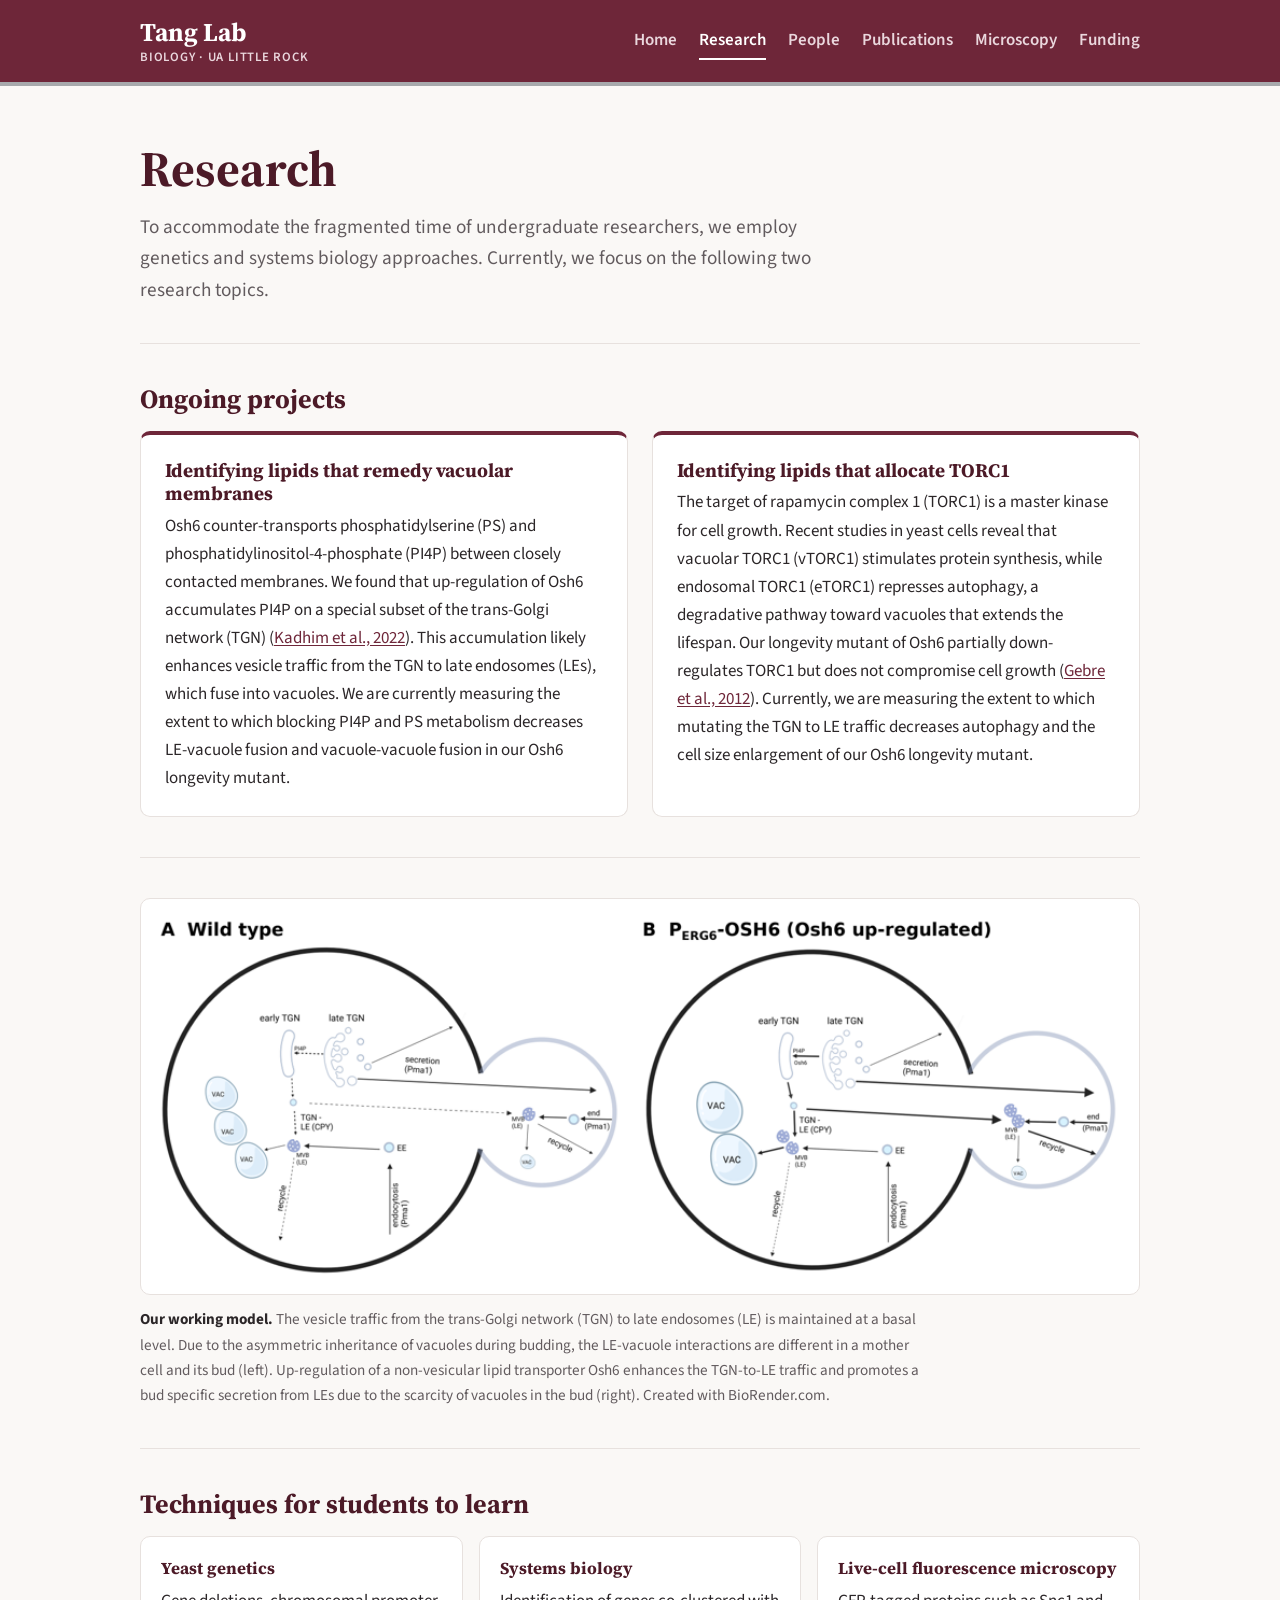
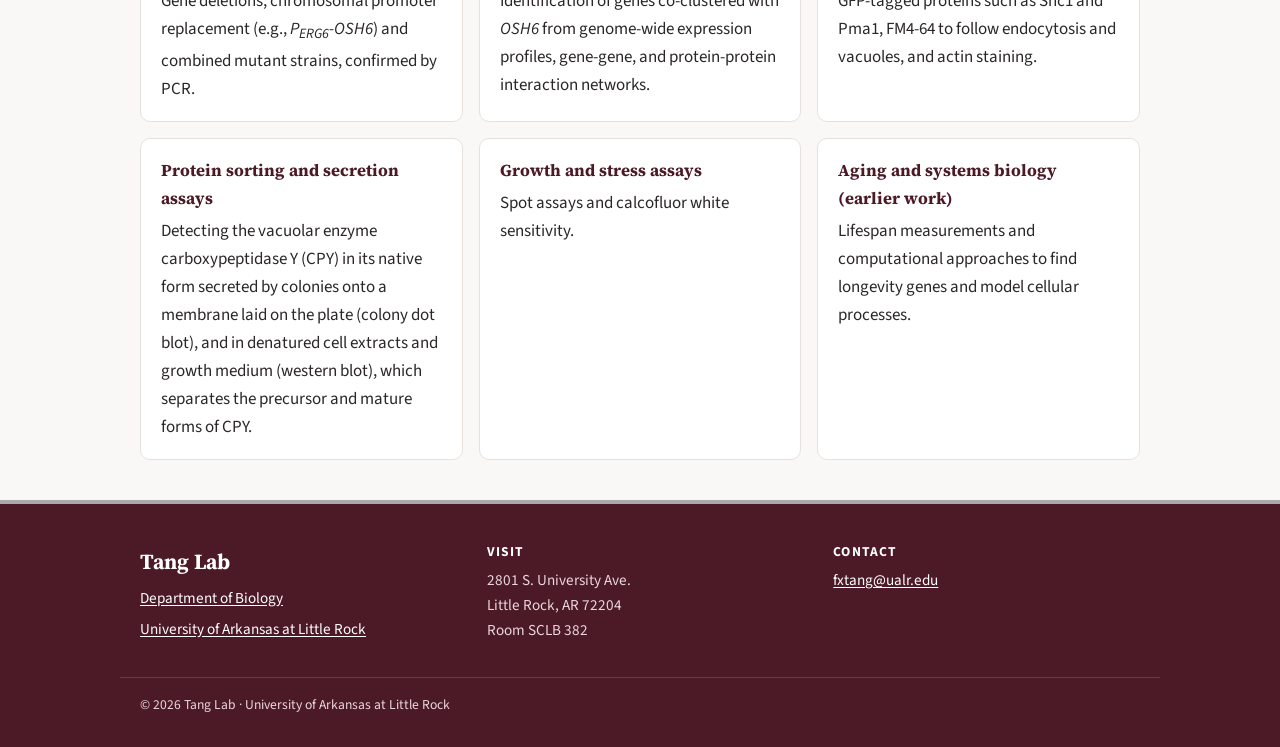
<file: research.html>
<!doctype html>
<html lang="en">
<head>
  <meta charset="utf-8">
  <meta name="viewport" content="width=device-width, initial-scale=1">
  <title>Research · Tang Lab</title>
  <meta name="description" content="Research in the Tang Lab: how yeast cells rejuvenate their vacuoles, and the lipids that remedy vacuolar membranes and allocate TORC1.">
  <link rel="icon" href="favicon.svg" type="image/svg+xml">
  <link rel="preconnect" href="https://fonts.googleapis.com">
  <link rel="preconnect" href="https://fonts.gstatic.com" crossorigin>
  <link rel="stylesheet" href="https://fonts.googleapis.com/css2?family=Source+Sans+3:wght@400;600;700&family=Source+Serif+4:opsz,wght@8..60,600;8..60,700&display=swap">
  <link rel="stylesheet" href="style.css">
</head>
<body>
  <a class="skip-link" href="#main">Skip to content</a>
  <header class="site-header">
    <div class="container">
      <a class="site-name" href="index.html">Tang Lab<span>Biology · UA Little Rock</span></a>
      <nav aria-label="Main">
        <a href="index.html">Home</a>
        <a href="research.html" aria-current="page">Research</a>
        <a href="people.html">People</a>
        <a href="publications.html">Publications</a>
        <a href="microscopy.html">Microscopy</a>
        <a href="funding.html">Funding</a>
      </nav>
    </div>
  </header>

  <main id="main" class="container">

    <div class="page-intro">
      <h1>Research</h1>
      <p>To accommodate the fragmented time of undergraduate researchers, we employ genetics and systems biology approaches. Currently, we focus on the following two research topics.</p>
    </div>

    <section>
      <h2>Ongoing projects</h2>
      <div class="grid-2">
        <article class="card">
          <h3>Identifying lipids that remedy vacuolar membranes</h3>
          <p>Osh6 counter-transports phosphatidylserine (PS) and phosphatidylinositol-4-phosphate (PI4P) between closely contacted membranes. We found that up-regulation of Osh6 accumulates PI4P on a special subset of the trans-Golgi network (TGN) (<a href="publications.html#kadhim-2022">Kadhim et al., 2022</a>). This accumulation likely enhances vesicle traffic from the TGN to late endosomes (LEs), which fuse into vacuoles. We are currently measuring the extent to which blocking PI4P and PS metabolism decreases LE-vacuole fusion and vacuole-vacuole fusion in our Osh6 longevity mutant.</p>
        </article>
        <article class="card">
          <h3>Identifying lipids that allocate TORC1</h3>
          <p>The target of rapamycin complex 1 (TORC1) is a master kinase for cell growth. Recent studies in yeast cells reveal that vacuolar TORC1 (vTORC1) stimulates protein synthesis, while endosomal TORC1 (eTORC1) represses autophagy, a degradative pathway toward vacuoles that extends the lifespan. Our longevity mutant of Osh6 partially down-regulates TORC1 but does not compromise cell growth (<a href="publications.html#gebre-2012">Gebre et al., 2012</a>). Currently, we are measuring the extent to which mutating the TGN to LE traffic decreases autophagy and the cell size enlargement of our Osh6 longevity mutant.</p>
        </article>
      </div>
    </section>

    <section>
      <figure class="figure">
        <img src="images/working-model.png" width="900" height="341" alt="Diagram comparing membrane traffic in a wild-type yeast cell (A) and an Osh6 up-regulated cell (B). In B, thicker arrows show more traffic from the trans-Golgi network to late endosomes, larger vacuoles in the mother cell, and more recycling to the plasma membrane in the bud.">
        <figcaption><strong>Our working model.</strong> The vesicle traffic from the trans-Golgi network (TGN) to late endosomes (LE) is maintained at a basal level. Due to the asymmetric inheritance of vacuoles during budding, the LE-vacuole interactions are different in a mother cell and its bud (left). Up-regulation of a non-vesicular lipid transporter Osh6 enhances the TGN-to-LE traffic and promotes a bud specific secretion from LEs due to the scarcity of vacuoles in the bud (right). Created with BioRender.com.</figcaption>
      </figure>
    </section>

    <section>
      <h2>Techniques for students to learn</h2>
      <ul class="technique-grid">
        <li><strong>Yeast genetics</strong>Gene deletions, chromosomal promoter replacement (e.g., <em>P<sub>ERG6</sub>-OSH6</em>) and combined mutant strains, confirmed by PCR.</li>
        <li><strong>Systems biology</strong>Identification of genes co-clustered with <em>OSH6</em> from genome-wide expression profiles, gene-gene, and protein-protein interaction networks.</li>
        <li><strong>Live-cell fluorescence microscopy</strong>GFP-tagged proteins such as Snc1 and Pma1, FM4-64 to follow endocytosis and vacuoles, and actin staining.</li>
        <li><strong>Protein sorting and secretion assays</strong>Detecting the vacuolar enzyme carboxypeptidase Y (CPY) in its native form secreted by colonies onto a membrane laid on the plate (colony dot blot), and in denatured cell extracts and growth medium (western blot), which separates the precursor and mature forms of CPY.</li>
        <li><strong>Growth and stress assays</strong>Spot assays and calcofluor white sensitivity.</li>
        <li><strong>Aging and systems biology (earlier work)</strong>Lifespan measurements and computational approaches to find longevity genes and model cellular processes.</li>
      </ul>
    </section>
  </main>

  <footer class="site-footer" id="contact">
    <div class="container footer-grid">
      <div>
        <p class="footer-name">Tang Lab</p>
        <p><a href="https://ualr.edu/biology/">Department of Biology</a></p>
        <p><a href="https://ualr.edu/">University of Arkansas at Little Rock</a></p>
      </div>
      <div>
        <h2 class="footer-heading">Visit</h2>
        <p>2801 S. University Ave.<br>Little Rock, AR 72204<br>Room SCLB 382</p>
      </div>
      <div>
        <h2 class="footer-heading">Contact</h2>
        <p><a href="mailto:fxtang@ualr.edu">fxtang@ualr.edu</a></p>
      </div>
    </div>
    <div class="container footer-bottom">
      <p>&copy; 2026 Tang Lab · University of Arkansas at Little Rock</p>
    </div>
  </footer>
</body>
</html>
</file>
<file: style.css>
/* Tang Lab — colors follow the UA Little Rock palette (ualr.edu/communications/colors) */

:root {
  --maroon: #6e2639;
  --maroon-dark: #4c1a27;
  --maroon-light: #98344f;
  --silver: #a7a9ac;

  --background: #faf8f6;
  --surface: #ffffff;
  --text: #2b2628;
  --heading: #4c1a27;
  --muted: #625b5e;
  --accent: #6e2639;
  --accent-hover: #98344f;
  --accent-soft: #f4eaed;
  --border: #e7e1de;

  --header-bg: #6e2639;
  --header-text: #ffffff;
  --header-muted: #ead7dd;
  --footer-bg: #4c1a27;
  --footer-text: #ead7dd;

  --serif: "Source Serif 4", Georgia, "Times New Roman", serif;
  --sans: "Source Sans 3", system-ui, -apple-system, "Segoe UI", Roboto, sans-serif;
  --radius: 10px;
}

@media (prefers-color-scheme: dark) {
  :root {
    --background: #151113;
    --surface: #1f191b;
    --text: #ece6e8;
    --heading: #f4dde4;
    --muted: #b3a9ad;
    --accent: #eaa5b8;
    --accent-hover: #f6c9d5;
    --accent-soft: #33202a;
    --border: #3a2f33;

    --header-bg: #4c1a27;
    --footer-bg: #2a0f17;
  }
}

* {
  box-sizing: border-box;
}

html {
  -webkit-text-size-adjust: 100%;
}

body {
  margin: 0;
  background: var(--background);
  color: var(--text);
  font-family: var(--sans);
  font-size: 1.0625rem;
  line-height: 1.65;
}

a {
  color: var(--accent);
  text-underline-offset: 2px;
}

a:hover {
  color: var(--accent-hover);
}

img {
  max-width: 100%;
}

:focus-visible {
  outline: 3px solid var(--maroon-light);
  outline-offset: 2px;
}

.container {
  max-width: 1040px;
  margin: 0 auto;
  padding: 0 20px;
}

.skip-link {
  position: absolute;
  left: 8px;
  top: -48px;
  z-index: 10;
  padding: 8px 14px;
  border-radius: 6px;
  background: var(--surface);
  color: var(--accent);
  font-weight: 600;
}

.skip-link:focus {
  top: 8px;
}

/* Header and navigation */

.site-header {
  background: var(--header-bg);
  color: var(--header-text);
  border-bottom: 4px solid var(--silver);
}

.site-header .container {
  display: flex;
  flex-wrap: wrap;
  justify-content: space-between;
  align-items: center;
  gap: 10px 28px;
  padding-top: 18px;
  padding-bottom: 18px;
}

.site-name {
  display: flex;
  flex-direction: column;
  color: var(--header-text);
  font-family: var(--serif);
  font-size: 1.6rem;
  font-weight: 700;
  line-height: 1.1;
  text-decoration: none;
}

.site-name:hover {
  color: var(--header-text);
}

.site-name span {
  margin-top: 4px;
  color: var(--header-muted);
  font-family: var(--sans);
  font-size: 0.8rem;
  font-weight: 600;
  letter-spacing: 0.06em;
  text-transform: uppercase;
}

nav {
  display: flex;
  flex-wrap: wrap;
  gap: 4px 22px;
}

nav a {
  padding: 4px 0;
  border-bottom: 2px solid transparent;
  color: var(--header-muted);
  font-weight: 600;
  text-decoration: none;
}

nav a:hover {
  color: var(--header-text);
  border-bottom-color: var(--header-muted);
}

nav a[aria-current="page"] {
  color: var(--header-text);
  border-bottom-color: var(--header-text);
}

/* Type */

h1,
h2,
h3 {
  color: var(--heading);
  font-family: var(--serif);
  font-weight: 700;
  line-height: 1.2;
}

h2 {
  margin: 0 0 16px;
  font-size: 1.65rem;
}

h3 {
  margin: 0 0 6px;
  font-size: 1.2rem;
}

p {
  margin: 0 0 14px;
}

.muted {
  color: var(--muted);
}

.eyebrow {
  margin: 0 0 12px;
  color: var(--accent);
  font-size: 0.85rem;
  font-weight: 700;
  letter-spacing: 0.08em;
  text-transform: uppercase;
}

/* Page layout */

main {
  padding-bottom: 56px;
}

.page-intro {
  padding: 56px 0 36px;
}

.page-intro h1 {
  max-width: 780px;
  margin: 0 0 14px;
  font-size: clamp(2.1rem, 5.5vw, 3.1rem);
  line-height: 1.12;
}

.page-intro p {
  max-width: 680px;
  margin: 0;
  color: var(--muted);
  font-size: 1.2rem;
}

section {
  padding: 40px 0;
  border-top: 1px solid var(--border);
}

.section-lead {
  max-width: 720px;
}

.button-row {
  display: flex;
  flex-wrap: wrap;
  gap: 12px;
  margin-top: 26px;
}

.button {
  display: inline-block;
  padding: 11px 20px;
  border: 2px solid var(--accent);
  border-radius: 6px;
  background: var(--accent);
  color: var(--background);
  font-weight: 700;
  text-decoration: none;
}

.button:hover {
  border-color: var(--accent-hover);
  background: var(--accent-hover);
  color: var(--background);
}

.button.secondary {
  background: transparent;
  color: var(--accent);
}

.button.secondary:hover {
  background: var(--accent-soft);
  color: var(--accent);
}

/* Cards and grids */

.grid {
  display: grid;
  grid-template-columns: repeat(auto-fit, minmax(260px, 1fr));
  gap: 20px;
}

.grid-2 {
  display: grid;
  grid-template-columns: repeat(auto-fit, minmax(300px, 1fr));
  gap: 24px;
}

.card {
  padding: 24px;
  border: 1px solid var(--border);
  border-top: 4px solid var(--maroon);
  border-radius: var(--radius);
  background: var(--surface);
}

.card p:last-child {
  margin-bottom: 0;
}

a.card {
  display: block;
  color: var(--text);
  text-decoration: none;
  transition: transform 0.15s ease, box-shadow 0.15s ease;
}

a.card:hover {
  color: var(--text);
  transform: translateY(-2px);
  box-shadow: 0 8px 24px rgba(76, 26, 39, 0.12);
}

.card-more {
  display: inline-block;
  margin-top: 4px;
  color: var(--accent);
  font-weight: 700;
}

.callout {
  padding: 24px;
  border-left: 4px solid var(--maroon);
  border-radius: 0 var(--radius) var(--radius) 0;
  background: var(--accent-soft);
}

.callout p:last-child {
  margin-bottom: 0;
}

/* Figures */

.figure {
  margin: 0;
}

.figure img {
  display: block;
  width: 100%;
  height: auto;
  padding: 14px;
  border: 1px solid var(--border);
  border-radius: var(--radius);
  background: #ffffff;
}

.figure figcaption {
  max-width: 780px;
  margin-top: 12px;
  color: var(--muted);
  font-size: 0.95rem;
}

.figure figcaption strong {
  color: var(--text);
}

/* Lists */

.bullets {
  margin: 0;
  padding-left: 20px;
}

.bullets li {
  margin-bottom: 10px;
}

.bullets li::marker {
  color: var(--maroon-light);
}

.technique-grid {
  display: grid;
  grid-template-columns: repeat(auto-fit, minmax(280px, 1fr));
  gap: 16px;
  margin: 0;
  padding: 0;
  list-style: none;
}

.technique-grid li {
  padding: 18px 20px;
  border: 1px solid var(--border);
  border-radius: var(--radius);
  background: var(--surface);
}

.technique-grid strong {
  display: block;
  margin-bottom: 4px;
  color: var(--heading);
  font-family: var(--serif);
  font-size: 1.05rem;
}

/* People */

.person-row {
  display: flex;
  flex-wrap: wrap;
  gap: 24px;
  align-items: flex-start;
  padding: 28px 0;
  border-bottom: 1px solid var(--border);
}

.person-row:first-of-type {
  padding-top: 4px;
}

.person-row:last-child {
  border-bottom: none;
  padding-bottom: 0;
}

.person-row .photo {
  flex-shrink: 0;
  display: flex;
  justify-content: center;
  align-items: center;
  width: 140px;
  height: 140px;
  border-radius: 50%;
  border: 3px solid var(--surface);
  box-shadow: 0 0 0 1px var(--border);
  object-fit: cover;
  object-position: top;
  background: var(--accent-soft);
  color: var(--accent);
  font-family: var(--serif);
  font-size: 2.2rem;
  font-weight: 700;
}

.person-row.pi .photo {
  width: 170px;
  height: 170px;
}

.person-details {
  flex: 1;
  min-width: 260px;
}

.person-details h3 {
  font-size: 1.4rem;
}

.role {
  margin-bottom: 12px;
  color: var(--muted);
  font-weight: 600;
}

.links {
  font-size: 0.95rem;
}

.alumni {
  margin: 0;
  padding: 0;
  list-style: none;
}

.alumni li {
  padding: 16px 0;
  border-bottom: 1px solid var(--border);
}

.alumni li:last-child {
  border-bottom: none;
}

.alumni h3 {
  font-size: 1.1rem;
}

.alumni p {
  margin: 0;
}

/* Publications */

.pub-year {
  margin: 0 0 4px;
  padding-top: 24px;
  color: var(--maroon-light);
  font-size: 1.25rem;
}

@media (prefers-color-scheme: dark) {
  .pub-year {
    color: var(--accent);
  }
}

.pub-year:first-child {
  padding-top: 0;
}

.pubs {
  margin: 0;
  padding: 0;
  list-style: none;
}

.pubs li {
  padding: 12px 0 12px 16px;
  border-left: 3px solid var(--border);
  margin-bottom: 8px;
}

.pubs li:target {
  border-left-color: var(--maroon);
  background: var(--accent-soft);
}

.pub-title {
  display: block;
  color: var(--text);
  font-family: var(--serif);
  font-size: 1.08rem;
  font-weight: 600;
  line-height: 1.4;
}

.pub-meta {
  display: block;
  color: var(--muted);
  font-size: 0.95rem;
}

.pub-meta b {
  color: var(--text);
}

/* Microscopy */

.spec-list {
  margin: 0;
}

.spec-list div {
  padding: 10px 0;
  border-bottom: 1px solid var(--border);
}

.spec-list div:last-child {
  border-bottom: none;
}

.spec-list dt {
  color: var(--muted);
  font-size: 0.85rem;
  font-weight: 700;
  letter-spacing: 0.05em;
  text-transform: uppercase;
}

.spec-list dd {
  margin: 0;
}

/* Funding */

.grants {
  margin: 0;
  padding: 0;
  list-style: none;
}

.grants li {
  display: grid;
  grid-template-columns: 110px 1fr auto;
  gap: 4px 20px;
  padding: 18px 0;
  border-bottom: 1px solid var(--border);
}

.grants li:last-child {
  border-bottom: none;
}

.grant-year {
  color: var(--accent);
  font-family: var(--serif);
  font-weight: 700;
}

.grant-funder {
  display: block;
  font-weight: 700;
}

.grant-title {
  display: block;
  color: var(--muted);
}

.grant-amount {
  font-weight: 700;
  white-space: nowrap;
}

@media (max-width: 640px) {
  .grants li {
    grid-template-columns: 1fr;
  }
}

/* Footer */

.site-footer {
  border-top: 4px solid var(--silver);
  background: var(--footer-bg);
  color: var(--footer-text);
  font-size: 0.95rem;
}

.site-footer a {
  color: #ffffff;
}

.site-footer a:hover {
  color: var(--header-muted);
}

.footer-grid {
  display: grid;
  grid-template-columns: repeat(auto-fit, minmax(220px, 1fr));
  gap: 24px 40px;
  padding-top: 40px;
  padding-bottom: 28px;
}

.footer-name {
  margin-bottom: 8px;
  color: #ffffff;
  font-family: var(--serif);
  font-size: 1.35rem;
  font-weight: 700;
}

.footer-heading {
  margin: 0 0 8px;
  color: #ffffff;
  font-family: var(--sans);
  font-size: 0.85rem;
  letter-spacing: 0.08em;
  text-transform: uppercase;
}

.site-footer p {
  margin: 0 0 6px;
}

.footer-bottom {
  padding-top: 16px;
  padding-bottom: 24px;
  border-top: 1px solid rgba(255, 255, 255, 0.15);
  font-size: 0.85rem;
}
</file>
